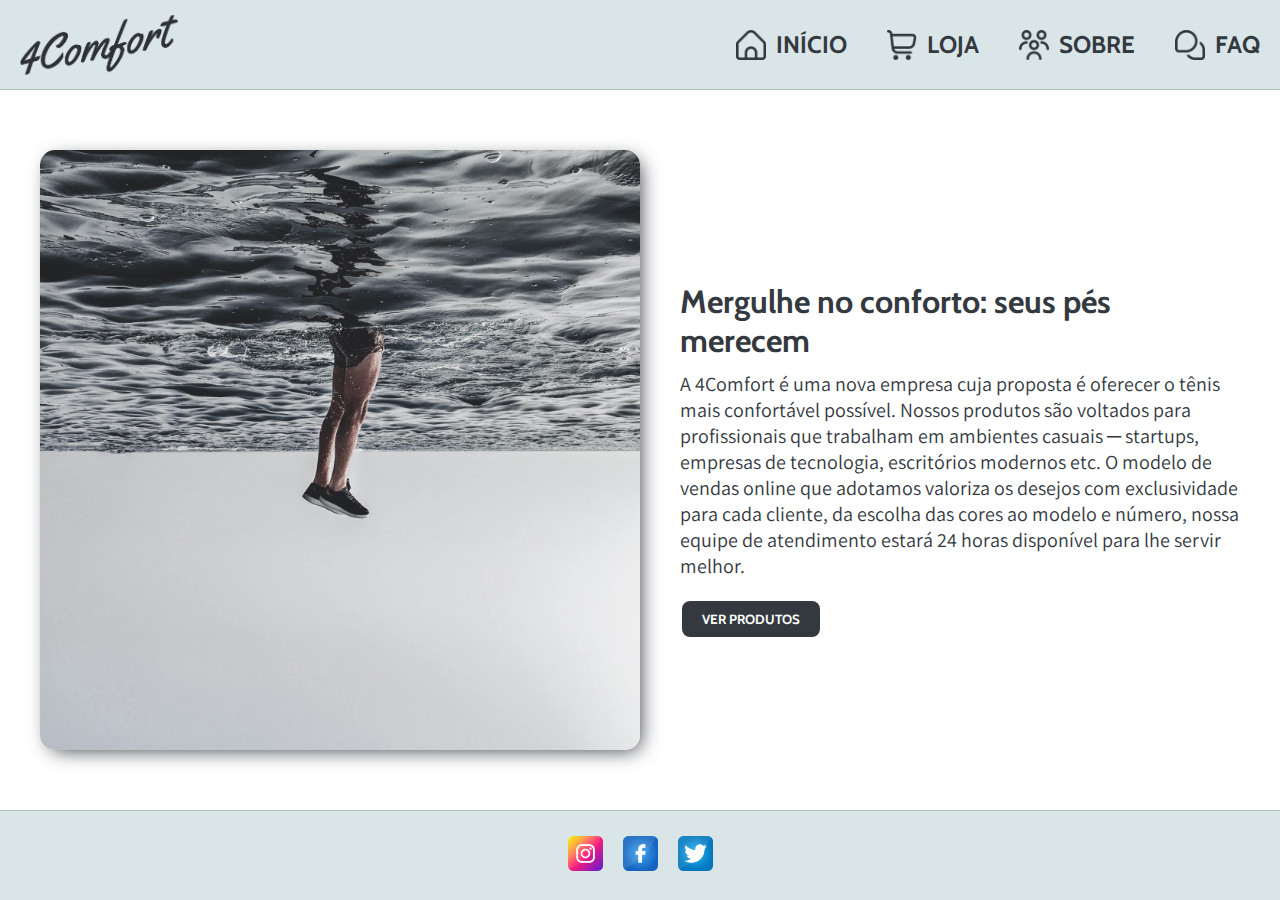
<file: index.html>
<!DOCTYPE html>
<html lang="pt-br">

   <head>
      <meta charset="UTF-8">
      <meta http-equiv="X-UA-Compatible" content="IE=edge">
      <meta name="viewport" content="width=device-width, initial-scale=1.0">
      <link rel="shortcut icon" href="./img/favicon.ico" type="image/x-icon">
      <link rel="stylesheet" href="./styles.css" type="text/css">
      <script src="./index.js" type="application/javascript" defer></script>
      <title>4Comfort - Início</title>
   </head>

   <body>

      <!-- CABEÇALHO -->
      <header role="heading" class="header">
         <img src="./img/logo-4comfort-tiny.png" alt="null" role="logo" class="logo">
         <nav role="navigation" class="menu">
            <a href="./index.html"><img src="./img/icon-home.png" alt="null" role="logo" class="icon"><span>INÍCIO</span></a>
            <a href="./src/shop.html"><img src="./img/icon-shop.png" alt="null" role="logo" class="icon"><span>LOJA</span></a>
            <a href="./src/about.html"><img src="./img/icon-about.png" alt="null" role="logo" class="icon"><span>SOBRE</span></a>
            <a href="./src/faq.html"><img src="./img/icon-faq.png" alt="mull" role="logo" class="icon"><span>FAQ</span></a>
         </nav>
      </header>

      <!-- CONTEÚDO PRINCIPAL - INÍCIO -->
      <main role="main" class="main-home">
         <section role="section" class="section">
            <div class="section-left">
               <img src="./img/photo-cover-small.jpeg" alt="Imagem com uma pessoa mergulhando na água com os pés para fora mostrando os tênis">
            </div>
            <div class="section-right">
               <h1>Mergulhe no conforto: seus pés merecem</h1>
               <p>
                  A 4Comfort é uma nova empresa cuja proposta é oferecer o tênis mais confortável possível. Nossos produtos são voltados para profissionais que trabalham em ambientes casuais ─ startups, empresas de tecnologia, escritórios modernos etc. O modelo de vendas online que adotamos valoriza os desejos com exclusividade para cada cliente, da escolha das cores ao modelo e número, nossa equipe de atendimento estará 24 horas disponível para lhe servir melhor.
               </p>
               <a href="./src/shop.html"><button role="button" type="button" class="button">VER PRODUTOS</button></a>
            </div>

         </section>
      </main>

      <!-- RODAPÉ -->
      <footer role="contentinfo" class="footer">
         <a href="https://www.instagram.com/" target="_blank"><img src="./img/icon-instagram.png" alt="Ícone clicável para acessar o nosso perfil no Instagram" role="link" class="icon"></a>
         <a href="https://www.facebook.com/" target="_blank"><img src="./img/icon-facebook.png" alt="Ícone clicável para acessar o nosso perfil no Facebook" role="link" class="icon"></a>
         <a href="https://www.twitter.com/" target="_blank"><img src="./img/icon-twitter.png" alt="Ícone clicável para acessar o nosso perfil no Twitter" role="link" class="icon"></a>
      </footer>

   </body>

</html>
</file>
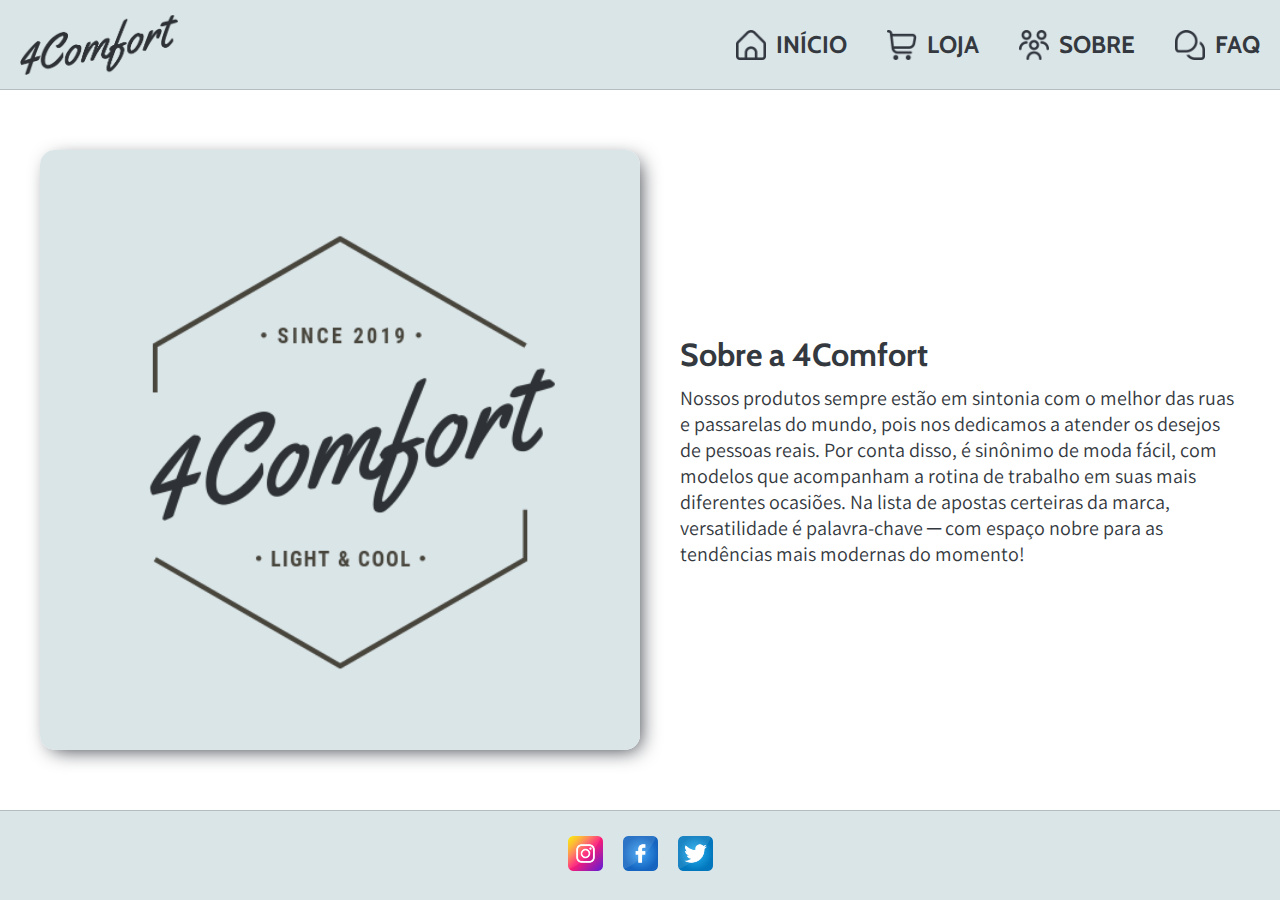
<file: src/about.html>
<!DOCTYPE html>
<html lang="pt-br">

   <head>
      <meta charset="UTF-8">
      <meta http-equiv="X-UA-Compatible" content="IE=edge">
      <meta name="viewport" content="width=device-width, initial-scale=1.0">
      <link rel="shortcut icon" href="../img/favicon.ico" type="image/x-icon">
      <link rel="stylesheet" href="../styles.css" type="text/css">
      <script src="../index.js" type="application/javascript" defer></script>
      <title>4Comfort - Sobre</title>
   </head>

   <body>

      <!-- CABEÇALHO -->
      <header role="heading" class="header">
         <img src="../img/logo-4comfort-tiny.png" alt="null" role="logo" class="logo">
         <nav role="navigation" class="menu">
            <a href="../index.html"><img src="../img/icon-home.png" alt="null" role="logo" class="icon"><span>INÍCIO</span></a>
            <a href="../src/shop.html"><img src="../img/icon-shop.png" alt="null" role="logo" class="icon"><span>LOJA</span></a>
            <a href="../src/about.html"><img src="../img/icon-about.png" alt="null" role="logo" class="icon"><span>SOBRE</span></a>
            <a href="../src/faq.html"><img src="../img/icon-faq.png" alt="mull" role="logo" class="icon"><span>FAQ</span></a>
         </nav>
      </header>

      <!-- CONTEÚDO PRINCIPAL - SOBRE -->
      <main role="main" class="main-about">
         <section role="section" class="section">
            <div class="section-left">
               <img src="../img/logo-4comfort-large.png" alt="Imagem a logomarca da empresa 4Comfort, since 2019, light and cool">
            </div>
            <div class="section-right">
               <h1>Sobre a 4Comfort</h1>
               <p>
                  Nossos produtos sempre estão em sintonia com o melhor das ruas e passarelas do mundo, pois nos dedicamos a atender os desejos de pessoas reais. Por conta disso, é sinônimo de moda fácil, com modelos que acompanham a rotina de trabalho em suas mais diferentes ocasiões. Na lista de apostas certeiras da marca, versatilidade é palavra-chave ─ com espaço nobre para as tendências mais modernas do momento!
               </p>
            </div>
         </section>
      </main>

      <!-- RODAPÉ -->
      <footer role="contentinfo" class="footer">
         <a href="https://www.instagram.com/" target="_blank"><img src="../img/icon-instagram.png" alt="Ícone clicável para acessar o nosso perfil no Instagram" role="link" class="icon"></a>
         <a href="https://www.facebook.com/" target="_blank"><img src="../img/icon-facebook.png" alt="Ícone clicável para acessar o nosso perfil no Facebook" role="link" class="icon"></a>
         <a href="https://www.twitter.com/" target="_blank"><img src="../img/icon-twitter.png" alt="Ícone clicável para acessar o nosso perfil no Twitter" role="link" class="icon"></a>
      </footer>

   </body>

</html>
</file>
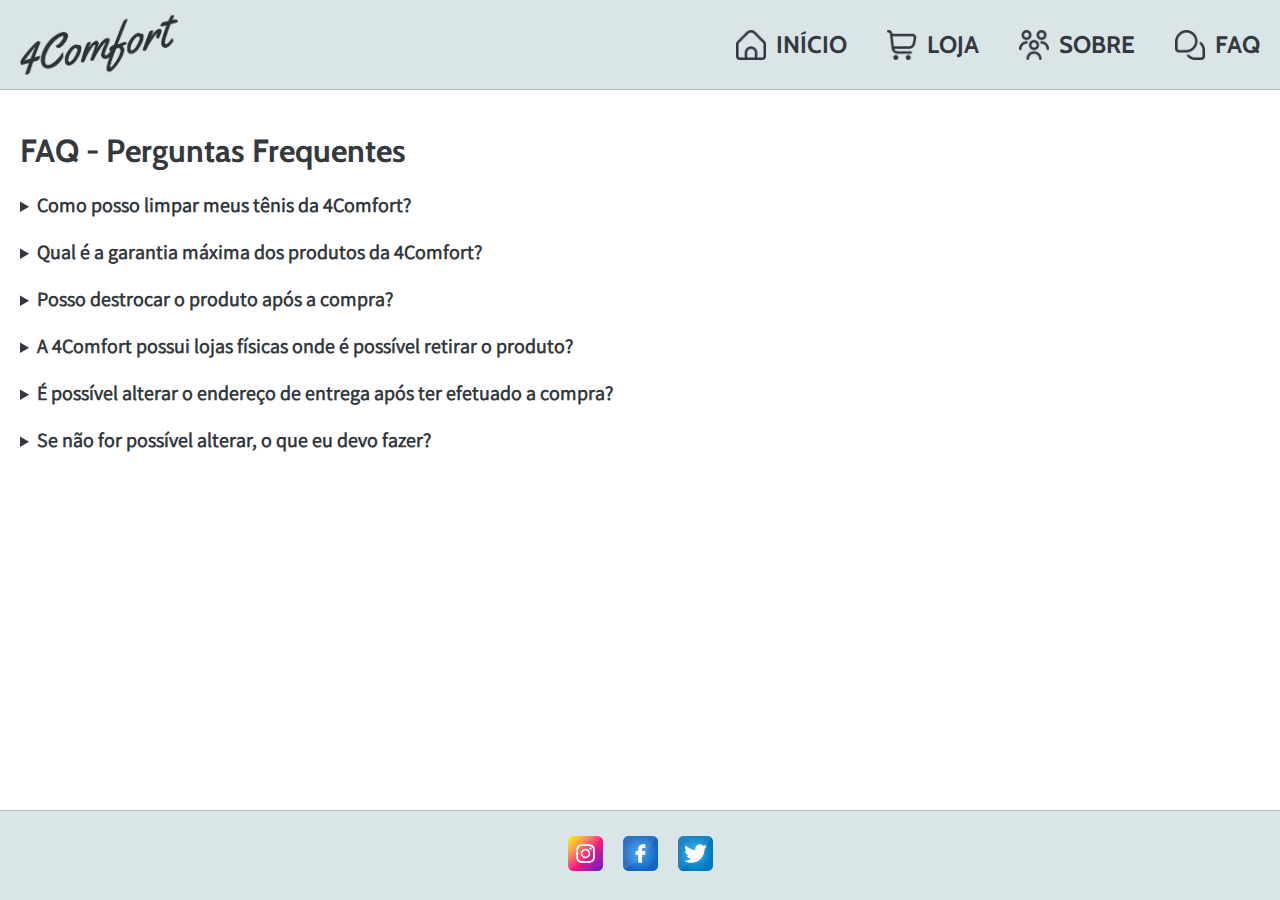
<file: src/faq.html>
<!DOCTYPE html>
<html lang="pt-br">

   <head>
      <meta charset="UTF-8">
      <meta http-equiv="X-UA-Compatible" content="IE=edge">
      <meta name="viewport" content="width=device-width, initial-scale=1.0">
      <link rel="shortcut icon" href="../img/favicon.ico" type="image/x-icon">
      <link rel="stylesheet" href="../styles.css" type="text/css">
      <script src="../index.js" type="application/javascript" defer></script>
      <title>4Comfort - FAQ</title>
   </head>

   <body>

      <!-- CABEÇALHO -->
      <header role="heading" class="header">
         <img src="../img/logo-4comfort-tiny.png" alt="null" role="logo" class="logo">
         <nav role="navigation" class="menu">
            <a href="../index.html"><img src="../img/icon-home.png" alt="null" role="logo" class="icon"><span>INÍCIO</span></a>
            <a href="../src/shop.html"><img src="../img/icon-shop.png" alt="null" role="logo" class="icon"><span>LOJA</span></a>
            <a href="../src/about.html"><img src="../img/icon-about.png" alt="null" role="logo" class="icon"><span>SOBRE</span></a>
            <a href="../src/faq.html"><img src="../img/icon-faq.png" alt="mull" role="logo" class="icon"><span>FAQ</span></a>
         </nav>
      </header>

      <!-- CONTEÚDO PRINCIPAL - FAQ -->
      <main role="main" class="main-faq">

         <h1>FAQ - Perguntas Frequentes</h1>

         <details class="details">
            <summary>
               <strong>Como posso limpar meus tênis da 4Comfort?</strong>
            </summary>
            <p>
               Não utilize máquina de lavar e secar para limpar seus calçados 4Comfort. Para melhores resultados, limpe seus calçados imediatamente após a exposição à sujeira utilizando sabão neutro e água fria.
            </p>
         </details>
         <br>
         <details class="details">
            <summary>
               <strong>Qual é a garantia máxima dos produtos da 4Comfort?</strong>
            </summary>
            <p>
               Nossos produtos passaram pelo mais alto padrão de testes de qualidade. Mesmo assim alguma coisa ainda pode escapar dos nossos olhos. Portanto, todos os produtos possuem uma garantia estendida de 12 meses contra defeitos de fabricação.
            </p>
         </details>
         <br>
         <details class="details">
            <summary>
               <strong>Posso destrocar o produto após a compra?</strong>
            </summary>
            <p>
               Sim! Basta você nos contatar em nossas redes sociais, informar o número do pedido e nossa equipe de especialistas irá lhe ajudar a fazer a troca, sem nenhum custo adicional.
            </p>
         </details>
         <br>
         <details class="details">
            <summary>
               <strong>A 4Comfort possui lojas físicas onde é possível retirar o produto?</strong>
            </summary>
            <p>
               No momento, o nosso modo de operação está baseado em venda online, mediante o seu pedido na loja aqui no site. Entretanto, em breve teremos novidades sobre isso ─ acompanhe nossas redes sociais para ficar por dentro de tudo que acontece na 4Comfort.
            </p>
         </details>
         <br>
         <details class="details">
            <summary>
               <strong>É possível alterar o endereço de entrega após ter efetuado a compra?</strong>
            </summary>
            <p>
               Se você fez uma compra e o endereço de entrega está incorreto, entre em contato com a nossa equipe de atendimento por uma de nossas redes sociais para alterarmos o endereço antes que o pedido seja despachado.
            </p>
         </details>
         <br>
         <details class="details">
            <summary>
               <strong>Se não for possível alterar, o que eu devo fazer?</strong>
            </summary>
            <p>
               Não se preocupe. Serão feitas 3 tentativas de entrega e se o endereço não for encontrado ou estiver incorreto, o produto voltará para nós e faremos contato com você para garantir que chegue até o local correto.
            </p>
         </details>
      </main>

      <!-- RODAPÉ -->
      <footer role="contentinfo" class="footer">
         <a href="https://www.instagram.com/" target="_blank"><img src="../img/icon-instagram.png" alt="Ícone clicável para acessar o nosso perfil no Instagram" role="link" class="icon"></a>
         <a href="https://www.facebook.com/" target="_blank"><img src="../img/icon-facebook.png" alt="Ícone clicável para acessar o nosso perfil no Facebook" role="link" class="icon"></a>
         <a href="https://www.twitter.com/" target="_blank"><img src="../img/icon-twitter.png" alt="Ícone clicável para acessar o nosso perfil no Twitter" role="link" class="icon"></a>
      </footer>

   </body>

</html>
</file>
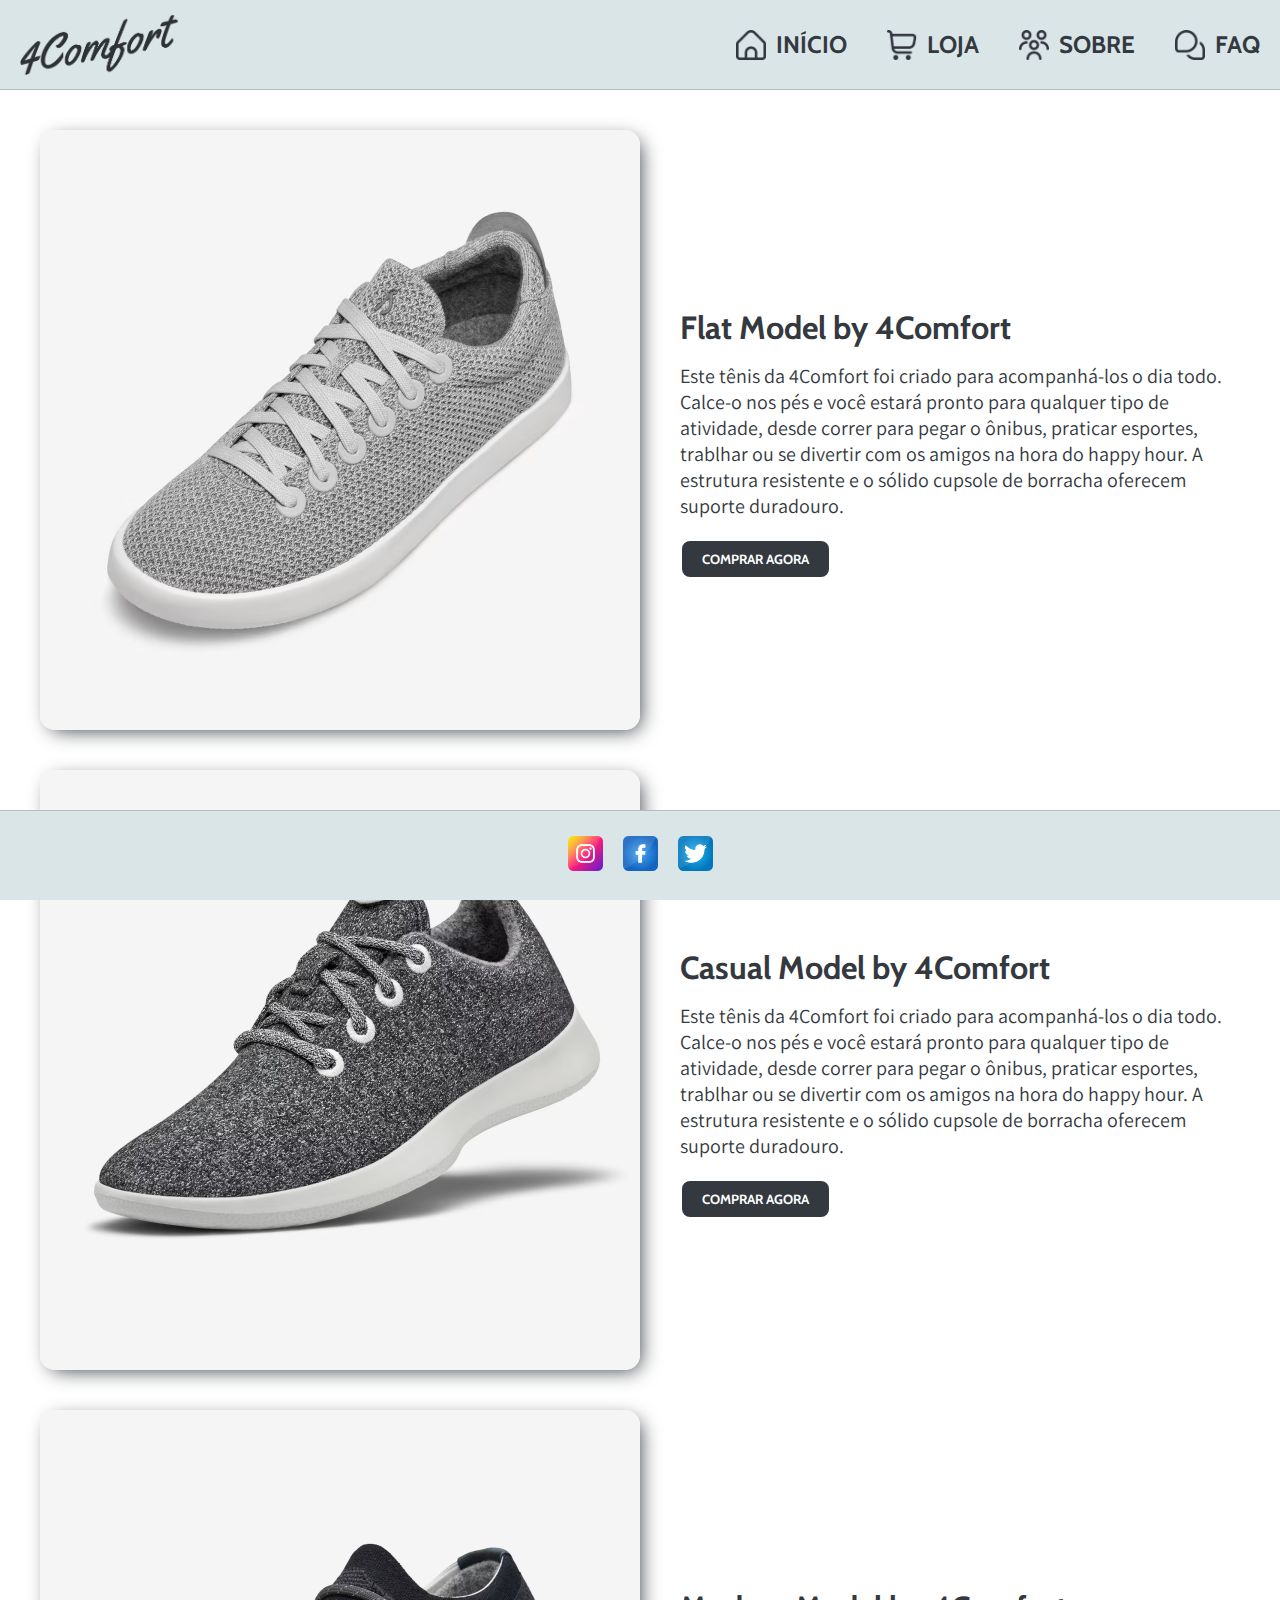
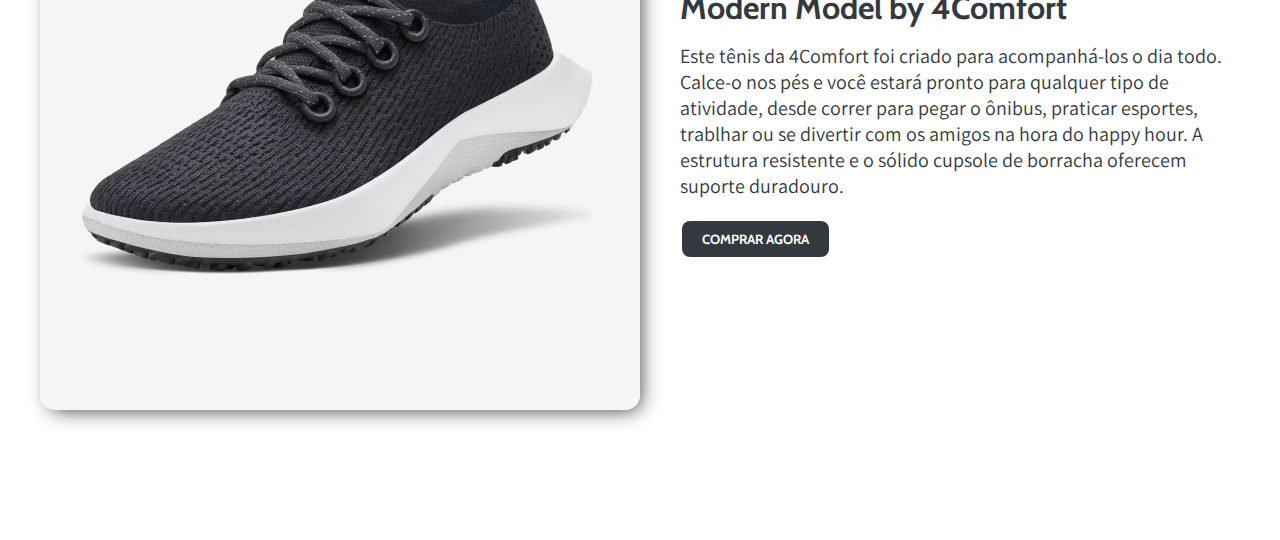
<file: src/shop.html>
<!DOCTYPE html>
<html lang="pt-br">

   <head>
      <meta charset="UTF-8">
      <meta http-equiv="X-UA-Compatible" content="IE=edge">
      <meta name="viewport" content="width=device-width, initial-scale=1.0">
      <link rel="shortcut icon" href="../img/favicon.ico" type="image/x-icon">
      <link rel="stylesheet" href="../styles.css" type="text/css">
      <script src="../index.js" type="application/javascript" defer></script>
      <title>4Comfort - Loja</title>
   </head>

   <body>

      <!-- CABEÇALHO -->
      <header role="heading" class="header">
         <img src="../img/logo-4comfort-tiny.png" alt="null" role="logo" class="logo">
         <nav role="navigation" class="menu">
            <a href="../index.html"><img src="../img/icon-home.png" alt="null" role="logo" class="icon"><span>INÍCIO</span></a>
            <a href="../src/shop.html"><img src="../img/icon-shop.png" alt="null" role="logo" class="icon"><span>LOJA</span></a>
            <a href="../src/about.html"><img src="../img/icon-about.png" alt="null" role="logo" class="icon"><span>SOBRE</span></a>
            <a href="../src/faq.html"><img src="../img/icon-faq.png" alt="mull" role="logo" class="icon"><span>FAQ</span></a>
         </nav>
      </header>

      <!-- CONTEÚDO PRINCIPAL - LOJA -->
      <main role="main" class="main-shop">
         <section role="section" class="section">
            <div class="section-left">
               <img src="../img/product-01.avif" alt="Imagem do tênis Flat Model by 4Comfort nas cores cinza e branco">
            </div>
            <div class="section-right">
               <h2>Flat Model by 4Comfort</h2>
               <p>
                  Este tênis da 4Comfort foi criado para acompanhá-los o dia todo. Calce-o nos pés e você estará pronto para qualquer tipo de atividade, desde correr para pegar o ônibus, praticar esportes, trablhar ou se divertir com os amigos na hora do happy hour. A estrutura resistente e o sólido cupsole de borracha oferecem suporte duradouro.
               </p>
               <button role="button" type="button" class="button" onclick="comprarAgora()">COMPRAR AGORA</button>
            </div>

            <div class="section-left">
               <img src="../img/product-02.avif" alt="Imagem do tênis Casual Model by 4Comfort nas cores grafite e branco">
            </div>
            <div class="section-right">
               <h2>Casual Model by 4Comfort</h2>
               <p>
                  Este tênis da 4Comfort foi criado para acompanhá-los o dia todo. Calce-o nos pés e você estará pronto para qualquer tipo de atividade, desde correr para pegar o ônibus, praticar esportes, trablhar ou se divertir com os amigos na hora do happy hour. A estrutura resistente e o sólido cupsole de borracha oferecem suporte duradouro.
               </p>
               <button role="button" type="button" class="button" onclick="comprarAgora()">COMPRAR AGORA</button>
            </div>

            <div class="section-left">
               <img src="../img/product-03.avif" alt="Imagem do tênis Modern Model by 4Comfort nas cores preto e branco">
            </div>
            <div class="section-right">
               <h2>Modern Model by 4Comfort</h2>
               <p>
                  Este tênis da 4Comfort foi criado para acompanhá-los o dia todo. Calce-o nos pés e você estará pronto para qualquer tipo de atividade, desde correr para pegar o ônibus, praticar esportes, trablhar ou se divertir com os amigos na hora do happy hour. A estrutura resistente e o sólido cupsole de borracha oferecem suporte duradouro.
               </p>
               <button role="button" type="button" class="button" onclick="comprarAgora()">COMPRAR AGORA</button>
            </div>

         </section>
      </main>

      <!-- RODAPÉ -->
      <footer role="contentinfo" class="footer">
         <a href="https://www.instagram.com/" target="_blank"><img src="../img/icon-instagram.png" alt="Ícone clicável para acessar o nosso perfil no Instagram" role="link" class="icon"></a>
         <a href="https://www.facebook.com/" target="_blank"><img src="../img/icon-facebook.png" alt="Ícone clicável para acessar o nosso perfil no Facebook" role="link" class="icon"></a>
         <a href="https://www.twitter.com/" target="_blank"><img src="../img/icon-twitter.png" alt="Ícone clicável para acessar o nosso perfil no Twitter" role="link" class="icon"></a>
      </footer>

   </body>

</html>
</file>
<file: styles.css>
@font-face {
   font-family: 'Cabin-Bold';
   src: url('./fonts/Cabin-VariableFont_wght.ttf') format('truetype');
   font-weight: 700;
   font-style: normal;
}

@font-face {
   font-family: 'Assistant-Regular';
   src: url('./fonts/Assistant-VariableFont_wght.ttf') format('truetype');
   font-weight: 400;
   font-style: normal;
}

/*
Paleta de cores:
#343940 -> Cinza escuro
#B4BDBF -> Cinza claro
#E9F0F2 -> Branco
#72736E -> Marrom claro
#403D35 -> Marrom escuro
*/

:root {
   --dark-gray: #343940;
   --light-gray: #B4BDBF;
   --light-blue: #DAE5E8;
   --light-brown: #72736E;
   --dark-brown: #403D35;
}

/* ESTILOS GERAIS */
body {
   font-family: 'Assistant-Regular';
   color: var(--dark-gray);
   margin: 0;
   padding: 0;
   box-sizing: border-box;
   min-height: 100vh;
   max-width: 100vw;
   display: grid;
   grid-template-rows: 90px 1fr 90px;
   justify-items: stretch;
   align-items: stretch;
}

h1, h2 {
   font-family: 'Cabin-Bold';
   font-size: 2rem;
}

p, strong {
   font-size: 1.25rem;
   margin-top: -10px;
}

a {
   text-decoration: none;
   color: var(--dark-gray);
}

/* CABEÇALHO */
.header {
   background-color: var(--light-blue);
   border-bottom: 1px solid var(--light-gray);
   padding: 20px;
   font-family: 'Cabin-Bold';
   font-size: 1.5rem;
   display: flex;
   justify-content: space-between;
   align-items: center;
   position: sticky;
   top: 0;
}

.header .icon {
   height: 30px;
   padding: 10px;
}

.header .logo {
   height: 60px;
}

.header .menu {
   display: flex;
}

.menu a {
   display: flex;
   align-items: center;
}

.menu span {
   padding-right: 30px;
}

.menu>a:last-child span {
   padding-right: 0;
}

/* CONTEÚDO PRINCIPAL */
main {
   padding: 20px;
}

details>p {
   margin-top: 10px;
}

/* RODAPÉ */
.footer {
   background-color: var(--light-blue);
   border-top: 1px solid var(--light-gray);
   display: flex;
   justify-content: center;
   align-items: center;
   position: sticky;
   bottom: 0;
}

.footer .icon {
   height: 35px;
   padding: 10px;
   transition: transform .2s;
}

.footer .icon:hover {
   transform: scale(1.5);
}

/* CONTEÚDO PRINCIPAL - ESQUERDA/DIREITA */
.main-about, .main-shop, .main-home {
   display: flex;
   justify-content: center;
   align-items: center;
}

.section {
   display: grid;
   grid-template-columns: 2fr 3fr;
   justify-items: stretch;
   align-items: center;
}

.section-left {
   display: flex;
   justify-content: end;
   margin: 20px;
}

.section-left img {
   height: calc(100vh - 300px);
   border-radius: 15px;
   -webkit-box-shadow: 5px 5px 20px -5px var(--dark-gray);
   box-shadow: 5px 5px 20px -5px var(--dark-gray);
}

.section-right {
   display: flex;
   flex-direction: column;
   justify-content: center;
   margin: 20px;
}

.button {
   padding: 10px 20px;
   align-self: start;
   background-color: var(--dark-gray);
   border: 2px solid white;
   color: white;
   font-family: 'Cabin-Bold';
   border-radius: 10px;
   cursor: pointer;
}

.button:hover {
   color: var(--dark-gray);
   background-color: white;
   border: 2px solid var(--dark-gray);
}

/* AJUSTES PARA MOBILE */
@media screen and (max-device-width: 420px) {

   /* ESTILOS GERAIS */
   h1, h2 {
      font-size: 1.5rem;
   }

   p, strong {
      font-size: 1rem;
   }

   /* CABEÇALHO */
   .header .logo {
      height: 45px;
   }

   .menu span {
      display: none;
   }

   /* CONTEÚDO PRINCIPAL - ESQUERDA/DIREITA */
   .section-left, .section-right {
      grid-column-end: span 2;
   }

   .section-left img {
      height: calc(100vw - 80px);
      border-radius: 15px;
      -webkit-box-shadow: 5px 5px 20px -5px #343940;
      box-shadow: 5px 5px 20px -5px #343940;
   }

   .main-about, .main-shop, .main-home {
      display: flex;
      justify-content: center;
      align-items: center;
   }

   .main-home h1, .main-about h1, .main-shop h2 {
      margin-top: -10px;
   }
}
</file>
